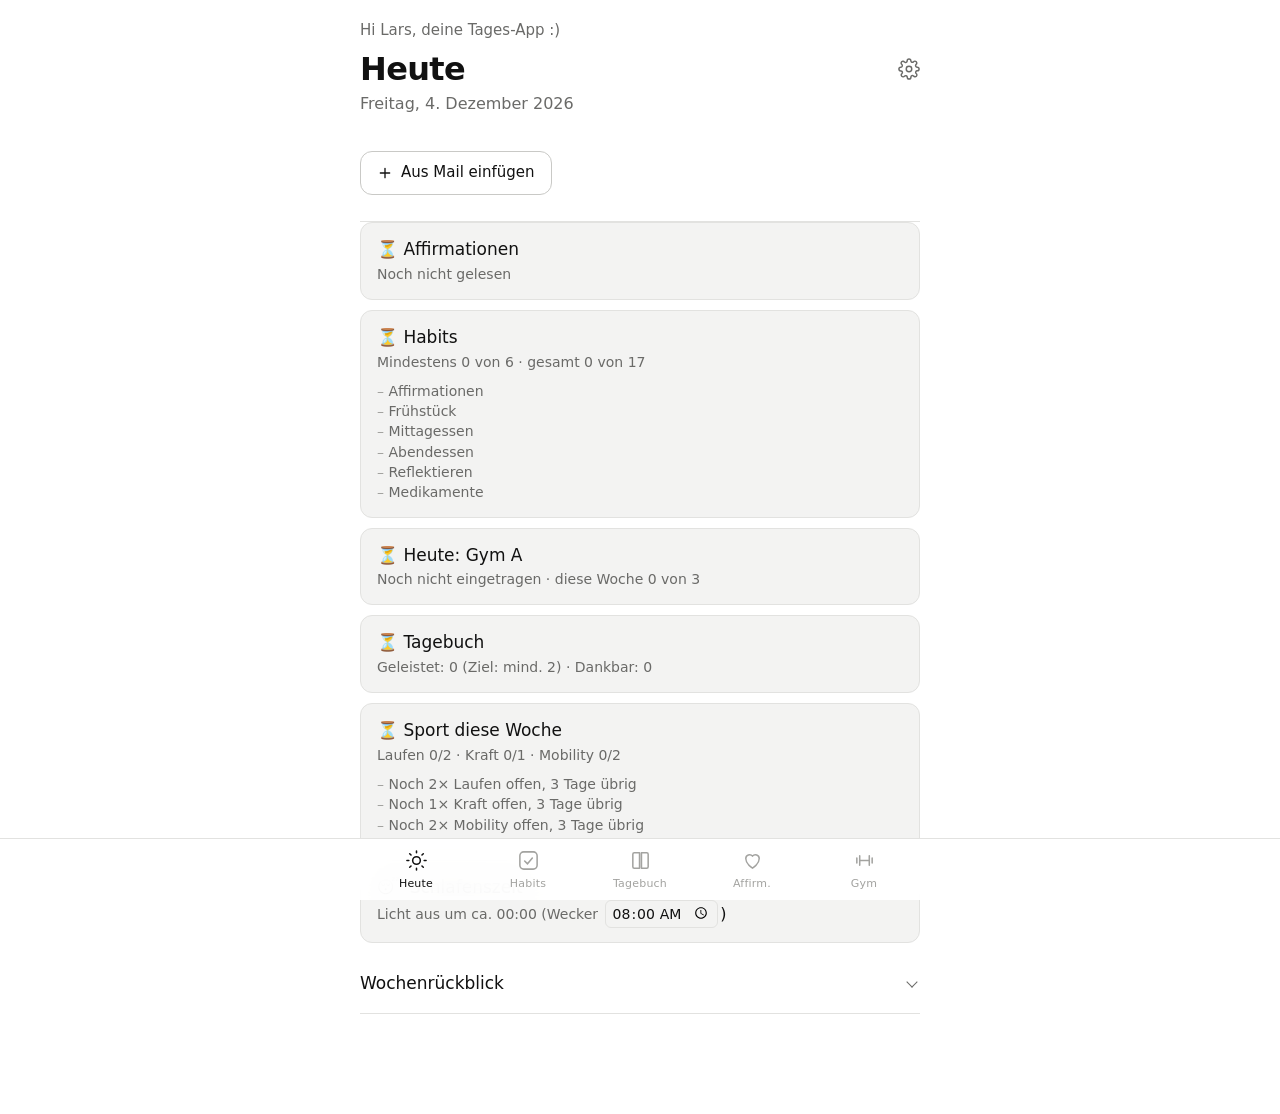
<file: index.html>
<!DOCTYPE html>
<html lang="de">
<head>
  <!-- Zeichensatz: damit Umlaute (ä, ö, ü) richtig angezeigt werden -->
  <meta charset="UTF-8">
  <!-- Damit die Seite auf dem Handy nicht winzig verkleinert dargestellt wird -->
  <meta name="viewport" content="width=device-width, initial-scale=1, maximum-scale=1, user-scalable=no, viewport-fit=cover">
  <title>Tages-App</title>
  <!-- Verbindet die Seite mit der Datei für das Aussehen -->
  <link rel="stylesheet" href="style.css">

  <!-- Der „Ausweis“ der App: Name, Symbol, Farben (für „Zum Startbildschirm“) -->
  <link rel="manifest" href="manifest.json">
  <!-- Symbol für iPhone/iPad und für den Browser-Tab -->
  <link rel="apple-touch-icon" href="apple-touch-icon.png">
  <link rel="icon" href="icon-192.png">
  <!-- Farbe der Statusleiste oben auf dem Handy -->
  <meta name="theme-color" content="#000000" media="(prefers-color-scheme: dark)">
  <meta name="theme-color" content="#ffffff" media="(prefers-color-scheme: light)">
</head>
<body>
  <h1>Hi Lars, deine Tages-App :)</h1>

  <section id="heute">
    <div class="kopfzeile">
      <h2>Heute</h2>
      <button id="einstellungen-knopf" class="symbolknopf" title="Einstellungen" aria-label="Einstellungen">
        <svg viewBox="0 0 24 24" aria-hidden="true"><circle cx="12" cy="12" r="3"/><path d="M19.4 15a1.7 1.7 0 0 0 .3 1.8l.1.1a2 2 0 1 1-2.8 2.8l-.1-.1a1.7 1.7 0 0 0-1.8-.3 1.7 1.7 0 0 0-1 1.5V21a2 2 0 1 1-4 0v-.1a1.7 1.7 0 0 0-1.1-1.5 1.7 1.7 0 0 0-1.8.3l-.1.1a2 2 0 1 1-2.8-2.8l.1-.1a1.7 1.7 0 0 0 .3-1.8 1.7 1.7 0 0 0-1.5-1H3a2 2 0 1 1 0-4h.1a1.7 1.7 0 0 0 1.5-1.1 1.7 1.7 0 0 0-.3-1.8l-.1-.1a2 2 0 1 1 2.8-2.8l.1.1a1.7 1.7 0 0 0 1.8.3H9a1.7 1.7 0 0 0 1-1.5V3a2 2 0 1 1 4 0v.1a1.7 1.7 0 0 0 1 1.5 1.7 1.7 0 0 0 1.8-.3l.1-.1a2 2 0 1 1 2.8 2.8l-.1.1a1.7 1.7 0 0 0-.3 1.8V9a1.7 1.7 0 0 0 1.5 1H21a2 2 0 1 1 0 4h-.1a1.7 1.7 0 0 0-1.5 1z"/></svg>
      </button>
    </div>
    <p id="heute-datum"></p>

    <!-- App-Code aus der Morgen-/Abend-Mail übernehmen (bleibt nur auf diesem Gerät) -->
    <button id="mailcode-knopf" class="nebenknopf plus-knopf">Aus Mail einfügen</button>
    <p id="mailcode-meldung" class="hinweis"></p>
    <div id="mailcode-feld" class="versteckt">
      <p class="hinweis">Kopiere den App-Code aus der Mail (beginnt mit TAGESAPP1.) und füge ihn hier ein:</p>
      <textarea id="mailcode-text" rows="3"></textarea>
      <button id="mailcode-uebernehmen">Übernehmen</button>
    </div>
    <!-- Die Kästen füllt app.js automatisch -->
    <div id="heute-kaesten"></div>

    <!-- Wochenrückblick: aufklappbar, sonntags automatisch offen -->
    <details id="wochenrueckblick">
      <summary>Wochenrückblick</summary>
      <div class="tagesleiste">
        <button id="woche-zurueck" title="Vorherige Woche">‹</button>
        <span id="woche-anzeige"></span>
        <button id="woche-vor" title="Nächste Woche">›</button>
      </div>
      <div id="wochenrueckblick-inhalt"></div>
    </details>
  </section>

  <section id="habits">
    <h2>Habits</h2>
    <!-- Datumsleiste zum Blättern (füllt app.js) – gleiche Leiste gibt es im Tagebuch -->
    <div class="tagesleiste">
      <button class="tag-zurueck" title="Vorheriger Tag">‹</button>
      <span class="tag-anzeige"></span>
      <button class="tag-vor" title="Nächster Tag">›</button>
    </div>
    <p class="frueherer-tag versteckt">
      Du bearbeitest einen früheren Tag. <button class="zu-heute">Zurück zu heute</button>
    </p>
    <p class="hinweis">Tippen: leer → ✓ erledigt → ½ teilweise → leer</p>
    <!-- Die Habits füllt app.js hier automatisch hinein -->
    <ul id="habit-liste"></ul>

    <!-- Tägliches Glücks-Rating -->
    <div id="happy">
      <label for="happy-regler">Wie happy war ich?</label>
      <output id="happy-wert">–</output>
      <input id="happy-regler" type="range" min="1" max="10" step="0.5" value="7">
    </div>

    <!-- Bearbeiten: Habits hinzufügen, umbenennen, entfernen -->
    <button id="habits-bearbeiten-knopf" class="nebenknopf bearbeiten-knopf">Habits bearbeiten</button>
    <form id="habit-neu" class="versteckt">
      <input id="habit-neu-name" placeholder="Neues Habit, z. B. Wasser trinken" required>
      <button type="submit">Hinzufügen</button>
    </form>

    <!-- Alten Verlauf aus der Notizen-App übernehmen (passiert nur auf diesem Gerät) -->
    <details id="import">
      <summary>Verlauf importieren</summary>
      <p class="hinweis">
        Kopiere die ganze Tabelle aus deiner Notizen-App (mit der Datumszeile oben)
        und füge sie hier ein. Die Daten bleiben nur auf diesem Gerät.
      </p>
      <textarea id="import-text" rows="6" placeholder="Tabelle hier einfügen …"></textarea>
      <button id="import-pruefen" class="nebenknopf">Prüfen</button>
      <p id="import-vorschau"></p>
      <button id="import-uebernehmen" class="versteckt">Übernehmen</button>
    </details>

    <!-- Verlauf: Tabelle der letzten 14 Tage und Stimmungskurve (füllt app.js) -->
    <details id="habits-verlauf">
      <summary>Verlauf</summary>
      <div id="habits-verlauf-inhalt"></div>
    </details>
  </section>

  <section id="tagebuch">
    <h2>Tagebuch</h2>
    <div class="tagesleiste">
      <button class="tag-zurueck" title="Vorheriger Tag">‹</button>
      <span class="tag-anzeige"></span>
      <button class="tag-vor" title="Nächster Tag">›</button>
    </div>
    <p class="frueherer-tag versteckt">
      Du bearbeitest einen früheren Tag. <button class="zu-heute">Zurück zu heute</button>
    </p>
    <!--
      Pro Liste ein Behälter für die Felder (füllt app.js) und ein „+“-Knopf darunter.
      data-art sagt, zu welcher Liste der Knopf gehört (dankbar oder fuerMich).
    -->
    <h3>Wofür ich dankbar bin</h3>
    <div id="tagebuch-dankbar"></div>
    <button class="tagebuch-plus" data-art="dankbar" title="Weiteres Feld">+</button>

    <h3>Was ich für mich getan habe</h3>
    <div id="tagebuch-fuerMich"></div>
    <button class="tagebuch-plus" data-art="fuerMich" title="Weiteres Feld">+</button>

    <h3>Frühere Tage</h3>
    <!-- Das Archiv füllt app.js hier automatisch hinein -->
    <div id="tagebuch-archiv"></div>
  </section>

  <section id="affirmationen">
    <h2>Affirmationen</h2>
    <!-- Die Sätze füllt app.js hier automatisch hinein -->
    <div id="affirmationen-text"></div>
    <button id="affirmationen-gelesen">Heute gelesen</button>

    <!-- Text bearbeiten: wird nur auf diesem Gerät gespeichert -->
    <details id="affirmationen-bearbeiten">
      <summary>Affirmationen bearbeiten</summary>
      <p class="hinweis">
        Ein Satz pro Zeile. Zeilen mit <b>#</b> am Anfang werden Zwischenüberschriften,
        Zeilen mit <b>!</b> am Anfang werden hervorgehoben.
      </p>
      <textarea id="affirmationen-eingabe" rows="12"></textarea>
      <button id="affirmationen-speichern">Speichern</button>
    </details>
  </section>

  <!-- Untere Leiste zum Umschalten. data-bereich sagt, welche section der Knopf zeigt. -->
  <section id="gym">
    <h2>Gym</h2>
    <div class="tagesleiste">
      <button class="tag-zurueck" title="Vorheriger Tag">‹</button>
      <span class="tag-anzeige"></span>
      <button class="tag-vor" title="Nächster Tag">›</button>
    </div>
    <p class="frueherer-tag versteckt">
      Du bearbeitest einen früheren Tag. <button class="zu-heute">Zurück zu heute</button>
    </p>

    <!-- Auswahl der Einheit (A/B/C), nur bei Split 2 oder 3 sichtbar. Füllt app.js. -->
    <div id="gym-einheiten" class="segment versteckt"></div>
    <p id="gym-hinweis" class="hinweis"></p>

    <!-- Infozeile: Sätze und Pause kommen aus den Einstellungen (füllt app.js) -->
    <p id="gym-info" class="hinweis"></p>

    <!-- Die Übungen füllt app.js automatisch -->
    <div id="gym-uebungen"></div>

    <!-- Plan ändern: ✏️ ▲ ▼ ✕ und neue Übungen -->
    <button id="gym-bearbeiten-knopf" class="nebenknopf bearbeiten-knopf">Plan bearbeiten</button>

    <!-- Plan und bisherige Trainings per Code übernehmen (nur im Bearbeiten-Modus sichtbar) -->
    <details id="gym-import" class="versteckt">
      <summary>Plan und Training importieren</summary>
      <p class="hinweis">
        Füge hier den Plan-Code ein (beginnt mit GYMPLAN1.). Er ersetzt deinen Plan,
        schon gemachte Sätze bleiben erhalten. Alles bleibt auf diesem Gerät.
      </p>
      <textarea id="gym-import-text" rows="4" placeholder="GYMPLAN1.…"></textarea>
      <button id="gym-import-pruefen" class="nebenknopf">Prüfen</button>
      <p id="gym-import-meldung" class="hinweis"></p>
      <button id="gym-import-uebernehmen" class="versteckt">Übernehmen</button>
    </details>

    <!-- Fortschritt: Plan-Ring, Gesamtkurve und eine kleine Linie pro Übung -->
    <details id="gym-fortschritt" open>
      <summary>Fortschritt</summary>
      <div id="gym-fortschritt-inhalt"></div>
    </details>

    <!-- Verlauf: frühere Trainings, neuestes zuerst (füllt app.js) -->
    <details id="gym-verlauf">
      <summary>Verlauf</summary>
      <div id="gym-verlauf-inhalt"></div>
    </details>
  </section>

  <!-- Pausen-Timer: Leiste unten, erscheint nach jedem ✓ (füllt app.js) -->
  <div id="pause" class="versteckt">
    <span id="pause-text"></span>
    <button id="pause-ueberspringen" type="button">Überspringen</button>
  </div>

  <!-- Einstellungen: erreichbar über das Zahnrad. Alles wird nur auf diesem Gerät gespeichert. -->
  <section id="einstellungen">
    <div class="kopfzeile">
      <h2>Einstellungen</h2>
      <button id="einstellungen-fertig" class="nebenknopf bearbeiten-knopf offen">Fertig</button>
    </div>

    <h3>Bereiche</h3>
    <p class="hinweis">Welche Bereiche unten in der Leiste erscheinen.</p>
    <div id="einstellungen-reiter" class="schalter-liste"></div>

    <h3>Startseite</h3>
    <p class="hinweis">Was „Heute“ anzeigt.</p>
    <div id="einstellungen-kaesten" class="schalter-liste"></div>

    <!-- Untermenü: Gym-Einstellungen bleiben beisammen und klappen auf -->
    <details id="einstellungen-gym-menue">
      <summary>Gym</summary>
      <h3>Split</h3>
      <div id="einstellungen-gym-split" class="segment"></div>
      <p id="einstellungen-gym-split-hinweis" class="hinweis"></p>

      <h3>Training</h3>
      <label class="einstellung-zeile">
        <span>Trainings pro Woche (Ziel)</span>
        <input id="einstellungen-gym-ziel" type="number" min="1" max="7" inputmode="numeric">
      </label>
      <label class="einstellung-zeile">
        <span>Sätze pro Übung</span>
        <input id="einstellungen-gym-saetze" type="number" min="1" max="6" inputmode="numeric">
      </label>
      <label class="einstellung-zeile">
        <span>Pause nach jedem Satz (Sek.)</span>
        <input id="einstellungen-gym-pause" type="number" min="0" max="600" step="15" inputmode="numeric">
      </label>
      <p class="hinweis">0 = kein Pausen-Timer.</p>
    </details>

    <!-- App-Version und Knopf zum Aktualisieren (löscht nur die Programm-Kopie, nie deine Einträge) -->
    <h3>App</h3>
    <p id="app-version" class="hinweis"></p>
    <button id="app-aktualisieren" class="nebenknopf">App aktualisieren</button>
    <p id="app-aktualisieren-meldung" class="hinweis"></p>
  </section>

  <!-- Die Symbole sind kleine selbst gezeichnete SVG-Bilder (Linien statt Fotos),
       sie färben sich automatisch mit der Textfarbe (currentColor). -->
  <nav>
    <button data-bereich="heute">
      <svg viewBox="0 0 24 24" aria-hidden="true"><circle cx="12" cy="12" r="4"/><path d="M12 2v2M12 20v2M2 12h2M20 12h2M4.9 4.9l1.4 1.4M17.7 17.7l1.4 1.4M4.9 19.1l1.4-1.4M17.7 6.3l1.4-1.4"/></svg>
      Heute
    </button>
    <button data-bereich="habits">
      <svg viewBox="0 0 24 24" aria-hidden="true"><rect x="3" y="3" width="18" height="18" rx="4"/><path d="M8 12.5l3 3 5-6"/></svg>
      Habits
    </button>
    <button data-bereich="tagebuch">
      <svg viewBox="0 0 24 24" aria-hidden="true"><path d="M4 5.5C4 4.7 4.7 4 5.5 4H11v16H5.5c-.8 0-1.5-.7-1.5-1.5zM20 5.5c0-.8-.7-1.5-1.5-1.5H13v16h5.5c.8 0 1.5-.7 1.5-1.5z"/></svg>
      Tagebuch
    </button>
    <button data-bereich="affirmationen">
      <svg viewBox="0 0 24 24" aria-hidden="true"><path d="M12 20s-7-4.4-7-10a4 4 0 0 1 7-2.6A4 4 0 0 1 19 10c0 5.6-7 10-7 10z"/></svg>
      Affirm.
    </button>
    <button data-bereich="gym">
      <svg viewBox="0 0 24 24" aria-hidden="true"><path d="M7 7v10M17 7v10M4 9.5v5M20 9.5v5M7 12h10"/></svg>
      Gym
    </button>
  </nav>

  <!-- Das JavaScript kommt ganz ans Ende, damit die Bereiche schon geladen sind -->
  <script src="app.js"></script>
</body>
</html>
</file>
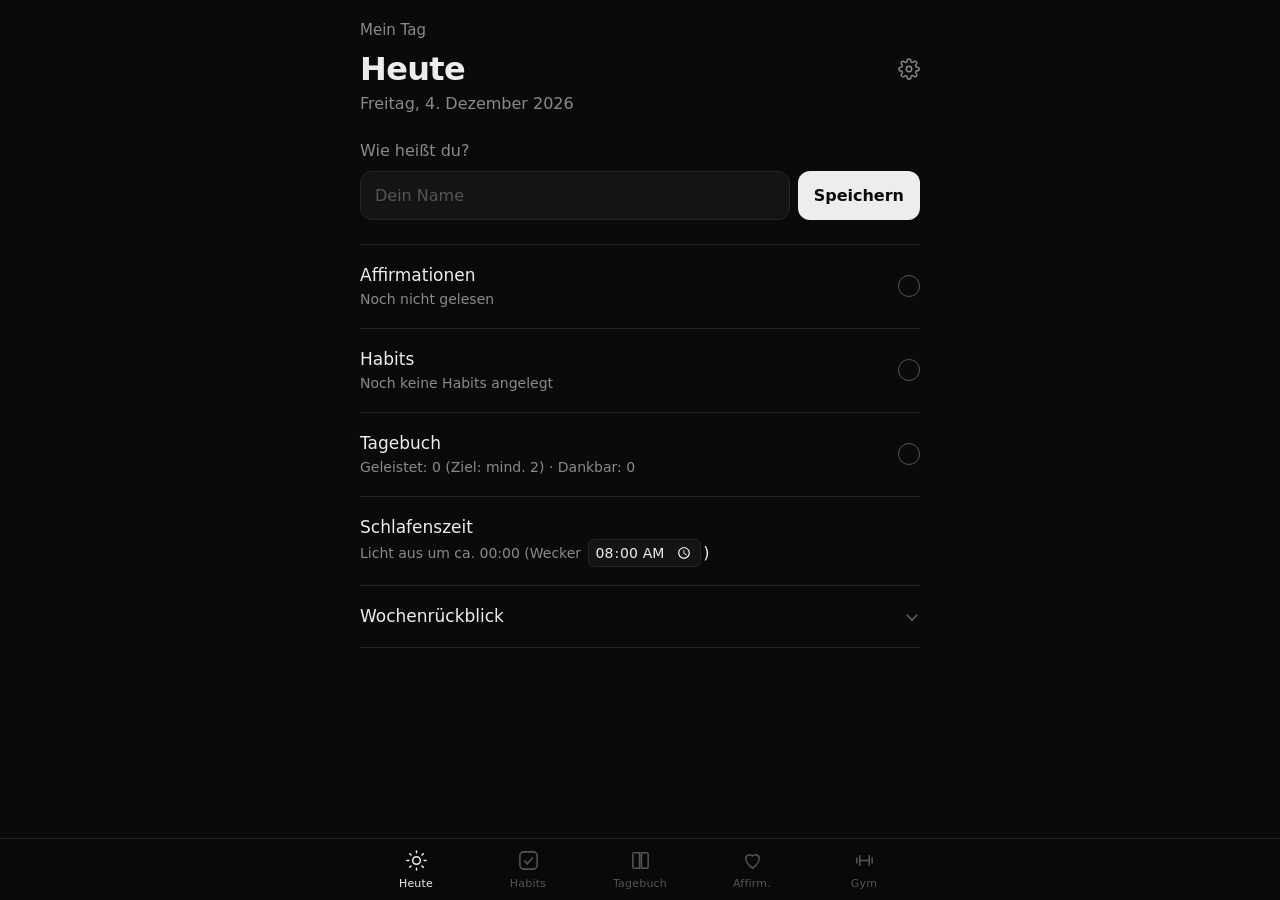
<file: familie/index.html>
<!DOCTYPE html>
<html lang="de">
<head>
  <!-- Zeichensatz: damit Umlaute (ä, ö, ü) richtig angezeigt werden -->
  <meta charset="UTF-8">
  <!-- Damit die Seite auf dem Handy nicht winzig verkleinert dargestellt wird -->
  <meta name="viewport" content="width=device-width, initial-scale=1, maximum-scale=1, user-scalable=no, viewport-fit=cover">
  <title>Mein Tag</title>
  <!-- Verbindet die Seite mit der Datei für das Aussehen -->
  <link rel="stylesheet" href="style.css">

  <!-- Der „Ausweis“ der App: Name, Symbol, Farben (für „Zum Startbildschirm“) -->
  <link rel="manifest" href="manifest.json">
  <!-- Symbol für iPhone/iPad und für den Browser-Tab -->
  <link rel="apple-touch-icon" href="apple-touch-icon.png">
  <link rel="icon" href="icon-192.png">
  <!-- Farbe der Statusleiste oben auf dem Handy -->
  <meta name="theme-color" content="#000000">
</head>
<body>
  <!-- „Hallo …“ mit Namen, sonst „Mein Tag“ (setzt app.js) -->
  <h1 id="begruessung">Mein Tag</h1>

  <section id="heute">
    <!-- Überschrift mit Zahnrad rechts daneben: öffnet die Einstellungen -->
    <div class="kopfzeile">
      <h2>Heute</h2>
      <button id="einstellungen-knopf" class="symbolknopf" title="Einstellungen" aria-label="Einstellungen">
        <svg viewBox="0 0 24 24" aria-hidden="true"><circle cx="12" cy="12" r="3"/><path d="M19.4 15a1.7 1.7 0 0 0 .3 1.8l.1.1a2 2 0 1 1-2.8 2.8l-.1-.1a1.7 1.7 0 0 0-1.8-.3 1.7 1.7 0 0 0-1 1.5V21a2 2 0 1 1-4 0v-.1a1.7 1.7 0 0 0-1.1-1.5 1.7 1.7 0 0 0-1.8.3l-.1.1a2 2 0 1 1-2.8-2.8l.1-.1a1.7 1.7 0 0 0 .3-1.8 1.7 1.7 0 0 0-1.5-1H3a2 2 0 1 1 0-4h.1a1.7 1.7 0 0 0 1.5-1.1 1.7 1.7 0 0 0-.3-1.8l-.1-.1a2 2 0 1 1 2.8-2.8l.1.1a1.7 1.7 0 0 0 1.8.3H9a1.7 1.7 0 0 0 1-1.5V3a2 2 0 1 1 4 0v.1a1.7 1.7 0 0 0 1 1.5 1.7 1.7 0 0 0 1.8-.3l.1-.1a2 2 0 1 1 2.8 2.8l-.1.1a1.7 1.7 0 0 0-.3 1.8V9a1.7 1.7 0 0 0 1.5 1H21a2 2 0 1 1 0 4h-.1a1.7 1.7 0 0 0-1.5 1z"/></svg>
      </button>
    </div>
    <p id="heute-datum"></p>

    <!-- Erster Start: Namen eintragen (verschwindet danach) -->
    <form id="name-form" class="versteckt">
      <label for="name-eingabe">Wie heißt du?</label>
      <input id="name-eingabe" placeholder="Dein Name" autocomplete="given-name">
      <button type="submit">Speichern</button>
    </form>

    <!-- Die Kästen füllt app.js automatisch -->
    <div id="heute-kaesten"></div>

    <!-- Wochenrückblick: aufklappbar, sonntags automatisch offen -->
    <details id="wochenrueckblick">
      <summary>Wochenrückblick</summary>
      <div class="tagesleiste">
        <button id="woche-zurueck" title="Vorherige Woche">‹</button>
        <span id="woche-anzeige"></span>
        <button id="woche-vor" title="Nächste Woche">›</button>
      </div>
      <div id="wochenrueckblick-inhalt"></div>
    </details>
  </section>

  <section id="habits">
    <h2>Habits</h2>
    <!-- Datumsleiste zum Blättern (füllt app.js) – gleiche Leiste gibt es im Tagebuch -->
    <div class="tagesleiste">
      <button class="tag-zurueck" title="Vorheriger Tag">‹</button>
      <span class="tag-anzeige"></span>
      <button class="tag-vor" title="Nächster Tag">›</button>
    </div>
    <p class="frueherer-tag versteckt">
      Du bearbeitest einen früheren Tag. <button class="zu-heute">Zurück zu heute</button>
    </p>
    <p class="hinweis">Einmal tippen: erledigt · zweimal: teilweise · dreimal: wieder leer</p>
    <p id="habits-leer" class="hinweis versteckt">
      Noch keine Habits. Tippe auf „Habits bearbeiten“, um deine ersten anzulegen.
      Mit dem Stern markierst du Mindest-Habits: Sind die erledigt, gilt der Tag als geschafft.
    </p>
    <!-- Die Habits füllt app.js hier automatisch hinein -->
    <ul id="habit-liste"></ul>

    <!-- Tägliches Glücks-Rating -->
    <div id="happy">
      <label for="happy-regler">Wie happy war ich?</label>
      <output id="happy-wert">–</output>
      <input id="happy-regler" type="range" min="1" max="10" step="0.5" value="7">
    </div>

    <!-- Bearbeiten: Habits hinzufügen, umbenennen, entfernen -->
    <button id="habits-bearbeiten-knopf" class="nebenknopf bearbeiten-knopf">Habits bearbeiten</button>
    <form id="habit-neu" class="versteckt">
      <input id="habit-neu-name" placeholder="Neues Habit, z. B. Wasser trinken" required>
      <button type="submit">Hinzufügen</button>
    </form>
  </section>

  <section id="tagebuch">
    <h2>Tagebuch</h2>
    <div class="tagesleiste">
      <button class="tag-zurueck" title="Vorheriger Tag">‹</button>
      <span class="tag-anzeige"></span>
      <button class="tag-vor" title="Nächster Tag">›</button>
    </div>
    <p class="frueherer-tag versteckt">
      Du bearbeitest einen früheren Tag. <button class="zu-heute">Zurück zu heute</button>
    </p>
    <!--
      Pro Liste ein Behälter für die Felder (füllt app.js) und ein „+“-Knopf darunter.
      data-art sagt, zu welcher Liste der Knopf gehört (dankbar oder fuerMich).
    -->
    <h3>Wofür ich dankbar bin</h3>
    <div id="tagebuch-dankbar"></div>
    <button class="tagebuch-plus" data-art="dankbar" title="Weiteres Feld">+</button>

    <h3>Was ich für mich getan habe</h3>
    <div id="tagebuch-fuerMich"></div>
    <button class="tagebuch-plus" data-art="fuerMich" title="Weiteres Feld">+</button>

    <h3>Frühere Tage</h3>
    <!-- Das Archiv füllt app.js hier automatisch hinein -->
    <div id="tagebuch-archiv"></div>
  </section>

  <section id="affirmationen">
    <h2>Affirmationen</h2>
    <!-- Die Sätze füllt app.js hier automatisch hinein -->
    <div id="affirmationen-text"></div>
    <button id="affirmationen-gelesen">Heute gelesen</button>

    <!-- Text bearbeiten: wird nur auf diesem Gerät gespeichert -->
    <details id="affirmationen-bearbeiten">
      <summary>Affirmationen bearbeiten</summary>
      <p class="hinweis">
        Ein Satz pro Zeile. Zeilen mit <b>#</b> am Anfang werden Zwischenüberschriften,
        Zeilen mit <b>!</b> am Anfang werden hervorgehoben.
      </p>
      <textarea id="affirmationen-eingabe" rows="12"></textarea>
      <button id="affirmationen-speichern">Speichern</button>
    </details>
  </section>

  <!-- Untere Leiste zum Umschalten. data-bereich sagt, welche section der Knopf zeigt. -->
  <section id="gym">
    <h2>Gym</h2>
    <div class="tagesleiste">
      <button class="tag-zurueck" title="Vorheriger Tag">‹</button>
      <span class="tag-anzeige"></span>
      <button class="tag-vor" title="Nächster Tag">›</button>
    </div>
    <p class="frueherer-tag versteckt">
      Du bearbeitest einen früheren Tag. <button class="zu-heute">Zurück zu heute</button>
    </p>

    <!-- Auswahl der Einheit (A/B/C), nur bei Split 2 oder 3 sichtbar. Füllt app.js. -->
    <div id="gym-einheiten" class="segment versteckt"></div>
    <p id="gym-hinweis" class="hinweis"></p>

    <!-- Die Übungen füllt app.js automatisch -->
    <div id="gym-uebungen"></div>

    <!-- Plan ändern: verschieben, ändern, entfernen und neue Übungen -->
    <button id="gym-bearbeiten-knopf" class="nebenknopf bearbeiten-knopf">Plan bearbeiten</button>

    <!-- Fortschritt: Plan-Ring, Gesamtkurve und eine kleine Linie pro Übung -->
    <details id="gym-fortschritt" open>
      <summary>Fortschritt</summary>
      <div id="gym-fortschritt-inhalt"></div>
    </details>
  </section>

  <!-- Einstellungen: erreichbar über das Zahnrad in „Heute“ (kein eigener Knopf unten).
       Die Listen mit Schaltern füllt app.js. Alles wird nur auf diesem Gerät gespeichert. -->
  <section id="einstellungen">
    <div class="kopfzeile">
      <h2>Einstellungen</h2>
      <button id="einstellungen-fertig" class="nebenknopf bearbeiten-knopf offen">Fertig</button>
    </div>

    <h3>Name</h3>
    <input id="einstellungen-name" placeholder="Dein Name" autocomplete="given-name">

    <h3>Bereiche</h3>
    <p class="hinweis">Welche Bereiche unten in der Leiste erscheinen.</p>
    <div id="einstellungen-reiter" class="schalter-liste"></div>

    <h3>Startseite</h3>
    <p class="hinweis">Was „Heute“ anzeigt.</p>
    <div id="einstellungen-kaesten" class="schalter-liste"></div>

    <h3>Sport</h3>
    <p class="hinweis">
      Wochenziele aus deinen Habits, z. B. „Spazieren 3× pro Woche“.
      Gezählt werden nur ganz erledigte Tage, nicht „teilweise“.
    </p>
    <div id="einstellungen-sport"></div>

    <h3>Gym</h3>
    <div id="einstellungen-gym-split" class="segment"></div>
    <p id="einstellungen-gym-split-hinweis" class="hinweis"></p>
    <label class="einstellung-zeile">
      <span>Trainings pro Woche (Ziel)</span>
      <input id="einstellungen-gym-ziel" type="number" min="1" max="7" inputmode="numeric">
    </label>
  </section>

  <!-- Die Symbole sind kleine selbst gezeichnete SVG-Bilder (Linien statt Fotos),
       sie färben sich automatisch mit der Textfarbe (currentColor). -->
  <nav>
    <button data-bereich="heute">
      <svg viewBox="0 0 24 24" aria-hidden="true"><circle cx="12" cy="12" r="4"/><path d="M12 2v2M12 20v2M2 12h2M20 12h2M4.9 4.9l1.4 1.4M17.7 17.7l1.4 1.4M4.9 19.1l1.4-1.4M17.7 6.3l1.4-1.4"/></svg>
      Heute
    </button>
    <button data-bereich="habits">
      <svg viewBox="0 0 24 24" aria-hidden="true"><rect x="3" y="3" width="18" height="18" rx="4"/><path d="M8 12.5l3 3 5-6"/></svg>
      Habits
    </button>
    <button data-bereich="tagebuch">
      <svg viewBox="0 0 24 24" aria-hidden="true"><path d="M4 5.5C4 4.7 4.7 4 5.5 4H11v16H5.5c-.8 0-1.5-.7-1.5-1.5zM20 5.5c0-.8-.7-1.5-1.5-1.5H13v16h5.5c.8 0 1.5-.7 1.5-1.5z"/></svg>
      Tagebuch
    </button>
    <button data-bereich="affirmationen">
      <svg viewBox="0 0 24 24" aria-hidden="true"><path d="M12 20s-7-4.4-7-10a4 4 0 0 1 7-2.6A4 4 0 0 1 19 10c0 5.6-7 10-7 10z"/></svg>
      Affirm.
    </button>
    <button data-bereich="gym">
      <svg viewBox="0 0 24 24" aria-hidden="true"><path d="M7 7v10M17 7v10M4 9.5v5M20 9.5v5M7 12h10"/></svg>
      Gym
    </button>
  </nav>

  <!-- Das JavaScript kommt ganz ans Ende, damit die Bereiche schon geladen sind -->
  <script src="app.js"></script>
</body>
</html>
</file>
<file: style.css>
/* ===== Farbpalette =====
   Alle Farben stehen hier an EINER Stelle (sogenannte CSS-Variablen).
   Weiter unten wird nur noch mit var(--name) auf sie verwiesen.
   Die App ist immer dunkel: fast schwarz, helle Schrift, ein warmer Akzent. */
:root {
  --hintergrund: #0a0a0a;     /* Seitenhintergrund, passt zum Icon */
  --flaeche: #141414;         /* Karten und Eingabefelder */
  --flaeche-hell: #1e1e1e;    /* Knöpfe, Felder in Karten */
  --rand: #262626;            /* feine Trennlinien */
  --text: #ededed;
  --text-leise: #8a8a8a;      /* Nebeninfos wie Datum */
  --text-blass: #555555;      /* Inaktives, Platzhalter */
  --akzent: #d8c8a2;          /* der einzige Farbton: erledigt, aktiv, Fortschritt */
  --akzent-text: #0a0a0a;     /* Schrift auf dem Akzent */
  --warnung: #e08a7a;
  --rand-stark: #3d3d3d;      /* Rand von Knöpfen */
  --leiste: rgba(14, 14, 14, 0.94);   /* untere Leiste und Pausen-Timer */
  --radius: 12px;
  color-scheme: dark;         /* Datumsauswahl & Tastatur passend zum Modus */
}

/* Heller Modus (Handy auf „hell“): gleiche Namen, andere Farben – schwarz auf weiß */
@media (prefers-color-scheme: light) {
  :root {
    --hintergrund: #ffffff;
    --flaeche: #f3f3f2;
    --flaeche-hell: #e8e8e6;
    --rand: #e2e2e0;
    --text: #111111;
    --text-leise: #6a6a68;
    --text-blass: #a3a3a0;
    --akzent: #111111;        /* im hellen Modus: schwarz statt beige */
    --akzent-text: #ffffff;
    --warnung: #c4472f;
    --rand-stark: #c9c9c6;
    --leiste: rgba(255, 255, 255, 0.94);
    color-scheme: light;
  }
}


/* ===== Grundlayout ===== */
/* Kein Doppeltipp-Zoom, keine automatische Textvergrößerung beim Drehen des Handys */
html {
  touch-action: manipulation;
  -webkit-text-size-adjust: 100%;
  background: var(--hintergrund);
}

body {
  /* Systemschrift: auf dem iPhone San Francisco, auf Android Roboto – nichts aus dem Netz */
  font-family: -apple-system, BlinkMacSystemFont, "Segoe UI", system-ui, sans-serif;
  font-size: 16px;
  line-height: 1.45;
  background: var(--hintergrund);
  color: var(--text);
  margin: 0 auto;
  max-width: 560px;              /* auf großen Bildschirmen nicht zu breit */
  /* Oben/unten Platz für Statusleiste, Kamera-Aussparung und die untere Leiste */
  padding: calc(env(safe-area-inset-top) + 20px) 20px calc(env(safe-area-inset-bottom) + 100px);
  -webkit-font-smoothing: antialiased;
}

/* Begrüßung: klein und leise über der großen Überschrift */
h1 {
  font-size: 15px;
  font-weight: 500;
  color: var(--text-leise);
  margin: 0 0 4px;
}

h2 {
  font-size: 32px;
  font-weight: 600;
  letter-spacing: -0.02em;
  margin: 0 0 4px;
}

/* Zwischenüberschriften: klein, gesperrt, in Großbuchstaben */
h3 {
  font-size: 12px;
  font-weight: 600;
  letter-spacing: 0.08em;
  text-transform: uppercase;
  color: var(--text-leise);
  margin: 36px 0 10px;
}

/* Alle Eingabefelder und Knöpfe: gleiche Grundform */
input,
select,
textarea,
button {
  font: inherit;
  font-size: 16px;               /* unter 16 px zoomt das iPhone beim Antippen von selbst hinein */
  color: var(--text);
}

input,
select,
textarea {
  background: var(--flaeche);
  border: 1px solid var(--rand);
  border-radius: var(--radius);
  padding: 12px 14px;
  outline: none;
}

input:focus,
select:focus,
textarea:focus {
  border-color: var(--text-blass);
}

input::placeholder,
textarea::placeholder {
  color: var(--text-blass);
}

button {
  background: var(--flaeche-hell);
  border: none;
  border-radius: var(--radius);
  padding: 11px 16px;
  cursor: pointer;
  -webkit-tap-highlight-color: transparent;
}

button:active {
  opacity: 0.7;
}

/* Hauptknöpfe („Hinzufügen“, „Speichern“): hell auf dunkel */
button[type="submit"] {
  background: var(--text);
  color: var(--hintergrund);
  font-weight: 600;
}

textarea {
  display: block;
  width: 100%;
  box-sizing: border-box;
  margin: 8px 0;
  resize: vertical;
}

/* Kleine Erklärtexte */
.hinweis {
  color: var(--text-leise);
  font-size: 14px;
}

/* Funktionsknöpfe wie „Habits bearbeiten“: umrandet, mit Symbol, gut als Knopf erkennbar */
.nebenknopf {
  display: inline-flex;
  align-items: center;
  gap: 8px;
  background: none;
  border: 1px solid var(--rand-stark);
  padding: 10px 16px;
  margin: 12px 0;
  color: var(--text);
  font-size: 15px;
  font-weight: 500;
}

/* Das Symbol vor dem Text: ein kleines Bild, das sich in der Textfarbe einfärbt (Maske) */
.nebenknopf::before {
  content: "";
  width: 16px;
  height: 16px;
  background: currentColor;
  -webkit-mask: var(--knopf-symbol) center / contain no-repeat;
  mask: var(--knopf-symbol) center / contain no-repeat;
}

/* Stift = bearbeiten, Plus = hinzufügen, Haken = fertig */
.bearbeiten-knopf {
  --knopf-symbol: url("data:image/svg+xml,%3Csvg xmlns='http://www.w3.org/2000/svg' viewBox='0 0 24 24' fill='none' stroke='black' stroke-width='2' stroke-linecap='round' stroke-linejoin='round'%3E%3Cpath d='M4 20h4L19 9l-4-4L4 16z'/%3E%3C/svg%3E");
}

.plus-knopf {
  --knopf-symbol: url("data:image/svg+xml,%3Csvg xmlns='http://www.w3.org/2000/svg' viewBox='0 0 24 24' fill='none' stroke='black' stroke-width='2' stroke-linecap='round' stroke-linejoin='round'%3E%3Cpath d='M12 5v14M5 12h14'/%3E%3C/svg%3E");
}

/* Solange man bearbeitet („Fertig“): gefüllter heller Knopf mit Haken */
.nebenknopf.offen {
  --knopf-symbol: url("data:image/svg+xml,%3Csvg xmlns='http://www.w3.org/2000/svg' viewBox='0 0 24 24' fill='none' stroke='black' stroke-width='2.4' stroke-linecap='round' stroke-linejoin='round'%3E%3Cpath d='M5 12.5l4.5 4.5L19 7.5'/%3E%3C/svg%3E");
  background: var(--text);
  border-color: var(--text);
  color: var(--hintergrund);
}

/* Umschalter mit mehreren Knöpfen (Einheit A/B/C, Split-Wahl): der aktive ist hell hinterlegt */
.segment {
  display: flex;
  gap: 4px;
  padding: 4px;
  margin: 12px 0;
  background: var(--flaeche);
  border-radius: 14px;
}

.segment button {
  flex: 1;
  min-width: 0;
  padding: 10px 6px;
  font-size: 15px;
  background: none;
  color: var(--text-leise);
  overflow: hidden;
  text-overflow: ellipsis;
  white-space: nowrap;
}

.segment button.aktiv {
  background: var(--flaeche-hell);
  color: var(--text);
  font-weight: 600;
}

/* Feld „Name dieser Einheit“ im Bearbeiten-Modus */
.gym-name-feld {
  display: block;
  margin: 12px 0 16px;
}

.gym-name-feld span {
  display: block;
  font-size: 13px;
  color: var(--text-leise);
  margin-bottom: 4px;
}

.gym-name-feld input {
  width: 100%;
  box-sizing: border-box;
}

/* Feine Linien-Symbole (SVG). Sie färben sich mit der Textfarbe. */
.symbol {
  width: 18px;
  height: 18px;
  display: block;
  fill: none;
  stroke: currentColor;
  stroke-width: 1.8;
  stroke-linecap: round;
  stroke-linejoin: round;
}

/* Aufklapp-Bereiche (<details>): eigener Pfeil statt des Standard-Dreiecks */
summary {
  list-style: none;
  cursor: pointer;
}

summary::-webkit-details-marker {
  display: none;
}

summary::after {
  content: "";
  float: right;
  width: 7px;
  height: 7px;
  margin: 7px 4px 0 0;
  border-right: 1.5px solid var(--text-leise);
  border-bottom: 1.5px solid var(--text-leise);
  transform: rotate(45deg);      /* ein auf die Spitze gestelltes Winkelchen = Pfeil nach unten */
  transition: transform 0.2s;
}

details[open] > summary::after {
  transform: rotate(-135deg);    /* offen: Pfeil nach oben */
  margin-top: 10px;
}


/* ===== Untere Leiste ===== */
nav {
  position: fixed;
  bottom: 0;
  left: 0;
  right: 0;
  display: flex;
  justify-content: center;
  padding-bottom: env(safe-area-inset-bottom);
  background: var(--leiste);
  backdrop-filter: blur(16px);   /* Inhalt darunter verschwimmt leicht */
  -webkit-backdrop-filter: blur(16px);
  border-top: 1px solid var(--rand);
}

nav button {
  flex: 1;                       /* alle Knöpfe gleich breit */
  max-width: 112px;
  display: flex;
  flex-direction: column;        /* Symbol oben, Wort darunter */
  align-items: center;
  gap: 4px;
  padding: 10px 2px 8px;
  font-size: 11px;
  letter-spacing: 0.02em;
  border-radius: 0;
  background: none;
  color: var(--text-blass);
}

/* Die Symbole: nur Linien, Farbe = Textfarbe des Knopfs */
nav svg {
  width: 23px;
  height: 23px;
  fill: none;
  stroke: currentColor;
  stroke-width: 1.6;
  stroke-linecap: round;
  stroke-linejoin: round;
}

/* Der Knopf des gerade offenen Bereichs: einfach hell */
nav button.aktiv {
  color: var(--text);
}


/* ===== Kopfzeile: Überschrift links, Knopf rechts ===== */
.kopfzeile {
  display: flex;
  align-items: center;
  justify-content: space-between;
  gap: 12px;
}

.kopfzeile h2 {
  margin: 0;
}

.kopfzeile .nebenknopf {
  margin: 0;
  color: var(--text);
}

/* „Fertig“ in der Kopfzeile: heller Knopf braucht dunkle Schrift */
.kopfzeile .nebenknopf.offen {
  color: var(--hintergrund);
}

/* Knopf nur mit Symbol, z. B. das Zahnrad */
.symbolknopf {
  background: none;
  padding: 8px;
  margin-right: -8px;            /* bündig mit dem rechten Rand */
  color: var(--text-leise);
}

.symbolknopf svg {
  width: 22px;
  height: 22px;
  display: block;
  fill: none;
  stroke: currentColor;
  stroke-width: 1.6;
  stroke-linecap: round;
  stroke-linejoin: round;
}


/* ===== Datumsleiste (Habits, Tagebuch, Gym, Wochenrückblick) ===== */
.tagesleiste {
  display: flex;
  align-items: center;
  gap: 8px;
  margin: 20px 0 8px;
}

.tagesleiste button {
  width: 40px;
  height: 40px;
  padding: 0;
  border-radius: 50%;
  font-size: 20px;
  line-height: 1;
  background: var(--flaeche);
  color: var(--text-leise);
}

.tagesleiste button:disabled {
  opacity: 0.3;                  /* „›“ ist blass, wenn man schon bei heute ist */
  cursor: default;
}

.tag-anzeige,
#woche-anzeige {
  flex: 1;
  text-align: center;
  font-size: 15px;
  font-weight: 500;
}

/* Hinweis, wenn ein früherer Tag offen ist */
.frueherer-tag {
  display: flex;
  align-items: center;
  justify-content: space-between;
  gap: 8px;
  background: var(--flaeche);
  border-left: 2px solid var(--akzent);
  border-radius: 4px var(--radius) var(--radius) 4px;
  padding: 10px 12px;
  font-size: 14px;
  color: var(--text-leise);
}

.frueherer-tag button {
  flex: none;
  padding: 6px 12px;
  font-size: 14px;
}


/* ===== Startseite ===== */
#heute-datum {
  color: var(--text-leise);
  margin: 0 0 24px;
}

/* Erster Start: „Wie heißt du?“ */
#name-form {
  display: flex;
  flex-wrap: wrap;
  gap: 8px;
  margin-bottom: 24px;
}

#name-form label {
  flex: 1 1 100%;
  color: var(--text-leise);
}

#name-form input {
  flex: 1;
  min-width: 0;
}

/* Die Kästen sind Zeilen mit feinen Linien dazwischen, keine bunten Karten */
#heute-kaesten {
  border-top: 1px solid var(--rand);
}

.heute-kasten {
  display: grid;
  grid-template-columns: 1fr auto; /* Text links, Status-Kreis rechts */
  column-gap: 16px;
  width: 100%;
  box-sizing: border-box;
  text-align: left;
  background: none;
  border-radius: 0;
  border-bottom: 1px solid var(--rand);
  padding: 18px 0;
}

.heute-kasten strong {
  font-size: 17px;
  font-weight: 500;
}

.heute-kasten > span:not(.status) {
  grid-column: 1;
  color: var(--text-leise);
  font-size: 14px;
  margin-top: 2px;
}

.heute-kasten ul {
  grid-column: 1;
  list-style: none;
  padding: 0;
  margin: 8px 0 0;
  font-size: 14px;
  color: var(--text-leise);
}

.heute-kasten ul:empty {
  display: none;
}

.heute-kasten li::before {
  content: "– ";
  color: var(--text-blass);
}

/* Status rechts: leerer Ring = offen, gefüllter Kreis mit Haken = erledigt */
.status {
  grid-column: 2;
  grid-row: 1 / span 3;
  align-self: center;
  width: 22px;
  height: 22px;
  box-sizing: border-box;
  border: 1.5px solid var(--text-blass);
  border-radius: 50%;
  display: flex;
  align-items: center;
  justify-content: center;
  color: var(--akzent-text);
}

.heute-kasten.fertig .status {
  background: var(--akzent);
  border-color: var(--akzent);
}

.status .symbol {
  width: 13px;
  height: 13px;
  stroke-width: 2.4;
}

/* Neutrale Kästen (Schlafenszeit): ohne Status, mit Eingabefeld */
.heute-kasten.neutral {
  display: block;
}

.heute-kasten.neutral strong {
  display: block;
}

.heute-kasten.neutral input {
  padding: 2px 6px;
  margin: 0 2px;
  font-size: 14px;
  border-radius: 6px;
}

/* Wochenrückblick */
#wochenrueckblick {
  border-bottom: 1px solid var(--rand);
  padding: 18px 0;
}

#wochenrueckblick summary {
  font-size: 17px;
  font-weight: 500;
}

#wochenrueckblick h3 {
  margin: 24px 0 6px;
}

#wochenrueckblick ul {
  list-style: none;
  margin: 0;
  padding: 0;
  font-size: 15px;
  color: var(--text-leise);
}

#wochenrueckblick li {
  padding: 3px 0;
}

#wochenrueckblick p {
  margin: 0;
  color: var(--text-leise);
  font-size: 15px;
}


/* ===== Habits ===== */
#habit-liste {
  list-style: none;
  padding: 0;
  margin: 8px 0 16px;
  border-top: 1px solid var(--rand);
}

#habit-liste li {
  display: flex;
  align-items: center;
  gap: 2px;
  border-bottom: 1px solid var(--rand);
}

/* Jedes Habit ist ein großer Knopf über die ganze Breite */
#habit-liste button.habit {
  flex: 1;                       /* nimmt den ganzen freien Platz */
  display: flex;
  align-items: center;
  gap: 14px;
  text-align: left;
  padding: 15px 0;
  font-size: 17px;
  background: none;
  border-radius: 0;
}

/* Das Kästchen links: leer, Haken oder ½ */
.kaestchen {
  flex: none;
  width: 24px;
  height: 24px;
  box-sizing: border-box;
  border: 1.5px solid var(--text-blass);
  border-radius: 7px;
  display: flex;
  align-items: center;
  justify-content: center;
  font-size: 13px;
  font-weight: 600;
}

.kaestchen .symbol {
  width: 14px;
  height: 14px;
  stroke-width: 2.4;
}

/* Erledigt: Kästchen voll im Akzent, Name etwas leiser */
#habit-liste .erledigt .kaestchen {
  background: var(--akzent);
  border-color: var(--akzent);
  color: var(--akzent-text);
}

#habit-liste .erledigt {
  color: var(--text-leise);
}

/* Teilweise: Kästchen mit Akzent-Rand */
#habit-liste .teilweise .kaestchen {
  border-color: var(--akzent);
  color: var(--akzent);
}

/* Stern, Stift und Kreuz nur im Bearbeiten-Modus zeigen */
#habit-liste button.bearbeiten {
  display: none;
  background: none;
  padding: 10px;
  color: var(--text-leise);
}

#habit-liste.bearbeiten-modus button.bearbeiten {
  display: block;
}

/* Markierter Mindest-Habit: Stern gefüllt im Akzent */
#habit-liste button.bearbeiten.an {
  color: var(--akzent);
}

#habit-liste button.bearbeiten.an .symbol {
  fill: currentColor;
}

/* Formular zum Hinzufügen */
#habit-neu {
  display: flex;
  gap: 8px;
  margin-bottom: 16px;
}

#habit-neu input {
  flex: 1;
  min-width: 0;
}

/* Glücks-Rating */
#happy {
  display: flex;
  flex-wrap: wrap;
  align-items: baseline;
  justify-content: space-between;
  margin-top: 28px;
}

#happy label {
  color: var(--text-leise);
}

#happy-wert {
  font-size: 28px;
  font-weight: 600;
  font-variant-numeric: tabular-nums;
}

/* Schieberegler: dünne Linie, runder heller Griff */
#happy-regler {
  flex: 1 1 100%;
  -webkit-appearance: none;
  appearance: none;
  height: 2px;
  margin: 18px 0 8px;
  padding: 0;
  border: none;
  border-radius: 1px;
  background: var(--rand);
}

#happy-regler::-webkit-slider-thumb {
  -webkit-appearance: none;
  width: 24px;
  height: 24px;
  border-radius: 50%;
  background: var(--text);
}

#happy-regler::-moz-range-thumb {
  width: 24px;
  height: 24px;
  border: none;
  border-radius: 50%;
  background: var(--text);
}

#happy-regler.unbewertet {
  opacity: 0.4;                  /* blass, solange heute noch nicht bewertet */
}


/* ===== Tagebuch ===== */
.tagebuch-feld {
  display: block;
  width: 100%;
  box-sizing: border-box;        /* Rand zählt zur Breite, sonst ragt das Feld rechts raus */
  margin-bottom: 8px;
}

/* „+“-Knopf unter jeder Liste: ein weiteres Feld */
.tagebuch-plus {
  display: block;
  width: 100%;
  padding: 8px;
  font-size: 20px;
  line-height: 1;
  color: var(--text-leise);
  background: none;
  border: 1px dashed var(--rand);
}

/* Archiv: jeder frühere Tag eine aufklappbare Zeile */
#tagebuch-archiv {
  color: var(--text-leise);
  border-top: 1px solid var(--rand);
}

#tagebuch-archiv details {
  border-bottom: 1px solid var(--rand);
  padding: 14px 0;
  color: var(--text);
}

#tagebuch-archiv strong {
  display: block;
  margin-top: 14px;
  font-size: 13px;
  font-weight: 500;
  color: var(--text-leise);
}

#tagebuch-archiv ul {
  margin: 4px 0;
  padding-left: 18px;
}


/* ===== Affirmationen ===== */
#affirmationen-text {
  margin-top: 20px;
}

#affirmationen-text ul {
  list-style: none;
  padding: 0;
  margin: 0;
}

#affirmationen-text li {
  font-size: 19px;
  line-height: 1.5;
  padding: 14px 0;
  border-bottom: 1px solid var(--rand);
}

/* Die besondere Zeile („! …“): größer, zwischen zwei Akzent-Linien */
.hervorgehoben {
  margin: 28px 0;
  padding: 20px 4px;
  font-size: 21px;
  font-weight: 500;
  line-height: 1.4;
  text-align: center;
  border-top: 1px solid var(--akzent);
  border-bottom: 1px solid var(--akzent);
}

#affirmationen-gelesen {
  display: block;
  width: 100%;
  margin-top: 24px;
  padding: 15px;
  font-weight: 600;
  background: var(--text);
  color: var(--hintergrund);
}

/* Nach dem Antippen: zurückhaltend */
#affirmationen-gelesen.fertig {
  background: var(--flaeche);
  color: var(--akzent);
}

/* Aufklapp-Bereich „Affirmationen bearbeiten“: die Zeile sieht aus wie ein Knopf */
#affirmationen-bearbeiten {
  margin-top: 24px;
}

#affirmationen-bearbeiten summary {
  display: flex;
  align-items: center;
  gap: 8px;
  padding: 10px 16px;
  border: 1px solid var(--rand-stark);
  border-radius: var(--radius);
  color: var(--text);
  font-size: 15px;
  font-weight: 500;
}

#affirmationen-bearbeiten summary::before {
  content: "";
  width: 16px;
  height: 16px;
  background: currentColor;
  -webkit-mask: url("data:image/svg+xml,%3Csvg xmlns='http://www.w3.org/2000/svg' viewBox='0 0 24 24' fill='none' stroke='black' stroke-width='2' stroke-linecap='round' stroke-linejoin='round'%3E%3Cpath d='M4 20h4L19 9l-4-4L4 16z'/%3E%3C/svg%3E") center / contain no-repeat;
  mask: url("data:image/svg+xml,%3Csvg xmlns='http://www.w3.org/2000/svg' viewBox='0 0 24 24' fill='none' stroke='black' stroke-width='2' stroke-linecap='round' stroke-linejoin='round'%3E%3Cpath d='M4 20h4L19 9l-4-4L4 16z'/%3E%3C/svg%3E") center / contain no-repeat;
}

#affirmationen-bearbeiten summary::after {
  margin-left: auto;             /* Pfeil ganz nach rechts */
  float: none;
}

#affirmationen-bearbeiten[open] summary {
  background: var(--text);
  border-color: var(--text);
  color: var(--hintergrund);
}

#affirmationen-bearbeiten[open] summary::after {
  border-color: var(--hintergrund);
}


/* ===== Gym ===== */
/* Eine Übung = eine ruhige Karte */
.gym-uebung {
  background: var(--flaeche);
  border-radius: 16px;
  padding: 16px;
  margin-bottom: 10px;
}

.gym-uebung strong {
  display: block;
  font-weight: 500;
}

/* Kleine graue Zeile: Gewichtsart */
.gym-meta {
  display: block;
  font-size: 13px;
  color: var(--text-leise);
  margin: 2px 0 6px;
}

/* Hinweis „Gewicht erhöhen / reduzieren“ */
.gym-tipp {
  display: block;
  font-size: 13px;
  color: var(--akzent);
  margin: 4px 0 6px;
}

/* Eine Satz-Zeile: „1 [kg] [Wdh.] [Haken] Zuletzt …“ */
.gym-satz {
  display: flex;
  align-items: center;
  gap: 6px;
  margin-top: 8px;
}

.gym-nummer {
  flex: none;
  width: 16px;
  font-size: 13px;
  color: var(--text-blass);
}

.gym-satz input {
  width: 58px;
  padding: 9px 6px;
  text-align: center;
  background: var(--flaeche-hell);
  border-color: transparent;
}

/* Vorgefüllter Vorschlag, noch nicht bestätigt: blass */
.gym-satz input.vorschlag {
  color: var(--text-blass);
}

.gym-haken {
  flex: none;
  width: 40px;
  height: 40px;
  padding: 0;
  display: flex;
  align-items: center;
  justify-content: center;
  color: var(--text-leise);
}

/* Übung zum Abhaken (z. B. Dehnen): Name links, Haken rechts */
.gym-haken-karte {
  display: flex;
  align-items: center;
  justify-content: space-between;
}

/* Gemachter Satz: Haken im Akzent */
.gym-satz.gemacht .gym-haken,
.gym-haken-karte.gemacht .gym-haken {
  background: var(--akzent);
  color: var(--akzent-text);
}

.gym-letztes {
  flex: 1;
  font-size: 12px;
  color: var(--text-blass);
  text-align: right;
}

.gym-letztes.besser {
  color: var(--akzent);
}

/* Plan bearbeiten: eine Zeile pro Übung mit hoch, runter, Name, ändern, entfernen */
.gym-edit-zeile {
  display: flex;
  align-items: center;
  gap: 2px;
  border-bottom: 1px solid var(--rand);
  padding: 6px 0;
}

.gym-edit-zeile button {
  flex: none;
  padding: 10px;
  background: none;
  color: var(--text-leise);
}

.gym-edit-zeile button:disabled {
  opacity: 0.25;
  cursor: default;
}

.gym-edit-name {
  flex: 1;
  padding: 0 6px;
}

/* Formular für eine Übung */
.gym-edit-form {
  background: var(--flaeche);
  border-radius: 16px;
  padding: 16px;
  margin: 10px 0;
}

.gym-edit-form label {
  display: block;
  margin-bottom: 12px;
}

.gym-edit-form label span {
  display: block;
  font-size: 13px;
  color: var(--text-leise);
  margin-bottom: 4px;
}

.gym-edit-form input,
.gym-edit-form select {
  width: 100%;
  box-sizing: border-box;
  background: var(--flaeche-hell);
  border-color: transparent;
}

.gym-edit-knoepfe {
  display: flex;
  gap: 8px;
  margin-top: 4px;
}

.gym-edit-knoepfe button[type="submit"] {
  flex: 1;
}

/* Fortschritt */
#gym-fortschritt {
  margin-top: 20px;
  border-top: 1px solid var(--rand);
  padding-top: 18px;
}

#gym-fortschritt summary {
  font-size: 17px;
  font-weight: 500;
}

/* Ring mit Text daneben */
.gym-ring-zeile {
  display: flex;
  align-items: center;
  gap: 20px;
  margin: 18px 0 8px;
}

.gym-ring-zeile > div {
  display: flex;
  flex-direction: column;
  gap: 2px;
  font-size: 14px;
  color: var(--text-leise);
}

.gym-ring-zeile strong {
  font-size: 17px;
  font-weight: 500;
  color: var(--text);
}

.gym-ring {
  flex: none;
  width: 88px;
  height: 88px;
}

.gym-ring .ring-spur {
  fill: none;
  stroke: var(--rand);
  stroke-width: 6;
}

.gym-ring .ring-fuellung {
  fill: none;
  stroke: var(--akzent);
  stroke-width: 6;
  stroke-linecap: round;
}

.gym-ring .ring-zahl {
  fill: var(--text);
  font-size: 20px;
  font-weight: 500;
}

/* Gesamtkurve */
.gym-kurve {
  width: 100%;
  height: auto;
  display: block;
  margin: 8px 0 0;
}

.gym-kurve .nulllinie {
  stroke: var(--rand);
  stroke-width: 1;
  stroke-dasharray: 3 4;
}

.gym-kurve .verlauf {
  fill: none;
  stroke: var(--akzent);
  stroke-width: 1.5;
  stroke-linejoin: round;
}

.gym-kurve .achse {
  fill: var(--text-blass);
  font-size: 10px;
}

.gym-kurve .punkt {
  fill: var(--akzent);
  stroke: var(--hintergrund);
  stroke-width: 2;
}

/* Eine kleine Linie pro Übung: Name | Linie | Prozent */
.gym-fortschritt-zeile {
  display: grid;
  grid-template-columns: 1fr 120px 3.6em;
  align-items: center;
  gap: 8px;
  font-size: 14px;
  padding: 8px 0;
  border-bottom: 1px solid var(--rand);
}

.gym-fortschritt-zeile .wert {
  text-align: right;
  font-variant-numeric: tabular-nums;
  color: var(--text-leise);
}

.gym-fortschritt-zeile .wert.minus {
  color: var(--warnung);
}

.gym-linie {
  width: 120px;
  height: 28px;
}

.gym-linie .linie {
  fill: none;
  stroke: var(--akzent);
  stroke-width: 1.5;
  stroke-linejoin: round;
  stroke-linecap: round;
}

.gym-linie .linie-punkt {
  fill: var(--akzent);
}


/* ===== Einstellungen ===== */
#einstellungen-name {
  width: 100%;
  box-sizing: border-box;
}

.schalter-liste {
  border-top: 1px solid var(--rand);
}

/* Eine Zeile: Text links, Schalter oder Eingabe rechts */
.einstellung-zeile {
  display: flex;
  align-items: center;
  gap: 10px;
  padding: 12px 0;
  border-bottom: 1px solid var(--rand);
}

.einstellung-zeile > span:first-child {
  flex: 1;                       /* der Text nimmt den freien Platz */
}

.einstellung-zeile.gesperrt {
  color: var(--text-blass);
}

.einstellung-zeile input[type="number"] {
  width: 3.5em;
  padding: 8px;
  text-align: center;
}

.einstellung-zeile select {
  flex: 1;
  min-width: 0;
}

.einstellung-zeile button:not([type="submit"]) {
  background: none;
  padding: 8px;
  color: var(--text-leise);
}

/* Schiebeschalter: eigentlich eine Checkbox, nur anders gezeichnet */
.schalter {
  -webkit-appearance: none;
  appearance: none;
  flex: none;
  position: relative;
  width: 46px;
  height: 28px;
  margin: 0;
  padding: 0;
  border: none;
  border-radius: 14px;
  background: var(--rand);
  cursor: pointer;
  transition: background 0.2s;
}

/* Der runde Knopf im Schalter */
.schalter::before {
  content: "";
  position: absolute;
  top: 3px;
  left: 3px;
  width: 22px;
  height: 22px;
  border-radius: 50%;
  background: var(--text-leise);
  transition: transform 0.2s, background 0.2s;
}

.schalter:checked {
  background: var(--akzent);
}

.schalter:checked::before {
  transform: translateX(18px);   /* nach rechts = an */
  background: var(--hintergrund);
}

.schalter:disabled {
  opacity: 0.35;
  cursor: default;
}


/* ===== Hilfsklasse ===== */
/* Wer diese Klasse hat, wird nicht angezeigt (für die Tab-Navigation) */
.versteckt {
  display: none !important; /* !important = gewinnt immer, auch gegen Regeln mit #id */
}


/* Verlauf: gleiche Trennlinie wie beim Fortschritt, jeder Tag aufklappbar */
#gym-verlauf {
  margin-top: 20px;
  border-top: 1px solid var(--rand);
  padding-top: 18px;
}

#gym-verlauf > summary {
  font-size: 17px;
  font-weight: 500;
}

#gym-verlauf details {
  border-bottom: 1px solid var(--rand);
  padding: 14px 0;
}

#gym-verlauf details:first-child {
  margin-top: 10px;
  border-top: 1px solid var(--rand);
}

/* Eine Übung: Name links, Sätze rechts */
.gym-verlauf-zeile {
  display: flex;
  justify-content: space-between;
  gap: 12px;
  margin-top: 8px;
  font-size: 15px;
}

.gym-verlauf-zeile .hinweis {
  text-align: right;
}




/* ===== Pausen-Timer: Leiste direkt über der unteren Navigation ===== */
#pause {
  position: fixed;
  left: 0;
  right: 0;
  bottom: calc(env(safe-area-inset-bottom) + 62px);
  z-index: 5;
  display: flex;
  align-items: center;
  justify-content: space-between;
  gap: 12px;
  padding: 12px 20px;
  background: var(--leiste);
  backdrop-filter: blur(16px);
  -webkit-backdrop-filter: blur(16px);
  border-top: 1px solid var(--rand);
}

#pause-text {
  font-size: 22px;
  font-weight: 600;
  font-variant-numeric: tabular-nums;   /* Ziffern gleich breit, damit nichts wackelt */
}

/* Pause vorbei: Leiste im Akzent */
#pause.vorbei {
  background: var(--akzent);
  color: var(--akzent-text);
}

#pause.vorbei button {
  background: rgba(0, 0, 0, 0.15);
  color: var(--akzent-text);
}


/* ===== Startseite: Kästen wie früher, mit Emojis ===== */
.heute-kasten {
  display: block;
  background: var(--flaeche);
  border: 1px solid var(--rand);
  border-radius: var(--radius);
  padding: 14px 16px;
  margin-bottom: 10px;
}

.heute-kasten strong {
  display: block;
}

.heute-kasten .status {
  display: none;
}

/* Erledigt: Rand und leichte Tönung im Akzent */
.heute-kasten.fertig {
  border-color: var(--akzent);
  background: color-mix(in srgb, var(--akzent) 12%, var(--flaeche));
}


/* ===== Einstellungen: Untermenü „Gym“ ===== */
#einstellungen-gym-menue {
  margin-top: 20px;
  border-top: 1px solid var(--rand);
  padding-top: 14px;
}

#einstellungen-gym-menue > summary {
  font-size: 17px;
  font-weight: 500;
  cursor: pointer;
}

#einstellungen-gym-menue h3 {
  margin-top: 18px;
}


/* ===== Dinge, die nur die Tages-App hat ===== */
/* Fehlermeldung beim App-Code */
.hinweis.fehler {
  color: var(--warnung);
  border: 1px solid var(--warnung);
  border-radius: var(--radius);
  padding: 10px 12px;
}

/* Aufklappbare Bereiche: Plan-Import, Verlauf importieren, Affirmationen bearbeiten */
#gym-import,
#import {
  margin-top: 16px;
  padding: 12px 14px;
  background: var(--flaeche);
  border: 1px solid var(--rand);
  border-radius: var(--radius);
}

#gym-import summary,
#import summary {
  cursor: pointer;
  color: var(--text-leise);
}

#gym-import-uebernehmen,
#import-uebernehmen,
#mailcode-uebernehmen {
  background: var(--akzent);
  color: var(--akzent-text);
  font-weight: 600;
}

#mailcode-feld {
  margin-top: 10px;
}


/* Symbole für Knöpfe ohne eigene Klasse: „Prüfen“ = Haken, „Aus Mail einfügen“ = Plus */
#import-pruefen,
#gym-import-pruefen {
  --knopf-symbol: url("data:image/svg+xml,%3Csvg xmlns='http://www.w3.org/2000/svg' viewBox='0 0 24 24' fill='none' stroke='black' stroke-width='2.2' stroke-linecap='round' stroke-linejoin='round'%3E%3Cpath d='M5 12.5l4.5 4.5L19 7.5'/%3E%3C/svg%3E");
}


/* ===== Habit-Verlauf: Tabelle der letzten Tage ===== */
#habits-verlauf {
  margin-top: 20px;
  border-top: 1px solid var(--rand);
  padding-top: 18px;
}

#habits-verlauf > summary {
  font-size: 17px;
  font-weight: 500;
  cursor: pointer;
}

/* Seitlich wischen; die Namen links bleiben stehen */
.verlauf-wischen {
  overflow-x: auto;
  margin: 12px -20px 0;
  padding: 0 20px;
  -webkit-overflow-scrolling: touch;
}

.verlauf-tabelle {
  border-collapse: collapse;
  font-size: 12px;
}

.verlauf-tabelle th,
.verlauf-tabelle td {
  min-width: 28px;
  height: 30px;
  padding: 0 2px;
  text-align: center;
  border-bottom: 1px solid var(--rand);
  color: var(--text-leise);
  font-weight: 400;
}

/* Spalte mit den Namen: bleibt beim Wischen links */
.verlauf-tabelle tr > :first-child {
  position: sticky;
  left: 0;
  z-index: 1;
  min-width: 96px;
  max-width: 96px;
  padding-right: 8px;
  text-align: left;
  background: var(--hintergrund);
  color: var(--text);
  white-space: nowrap;
  overflow: hidden;
  text-overflow: ellipsis;
}

.verlauf-tabelle th.heute {
  color: var(--text);
  font-weight: 600;
}

.verlauf-tabelle td.erledigt {
  color: var(--akzent);
}

.verlauf-tabelle td.teilweise {
  color: var(--text-leise);
}

.verlauf-tabelle .symbol {
  width: 15px;
  height: 15px;
  vertical-align: middle;
  stroke-width: 2.4;
}


/* Symbol für „App aktualisieren“: Pfeil im Kreis */
#app-aktualisieren {
  --knopf-symbol: url("data:image/svg+xml,%3Csvg xmlns='http://www.w3.org/2000/svg' viewBox='0 0 24 24' fill='none' stroke='black' stroke-width='2' stroke-linecap='round' stroke-linejoin='round'%3E%3Cpath d='M20 11a8 8 0 1 0-2.3 5.7M20 4v7h-7'/%3E%3C/svg%3E");
}
</file>
<file: familie/style.css>
/* ===== Farbpalette =====
   Alle Farben stehen hier an EINER Stelle (sogenannte CSS-Variablen).
   Weiter unten wird nur noch mit var(--name) auf sie verwiesen.
   Die App ist immer dunkel: fast schwarz, helle Schrift, ein warmer Akzent. */
:root {
  --hintergrund: #0a0a0a;     /* Seitenhintergrund, passt zum Icon */
  --flaeche: #141414;         /* Karten und Eingabefelder */
  --flaeche-hell: #1e1e1e;    /* Knöpfe, Felder in Karten */
  --rand: #262626;            /* feine Trennlinien */
  --text: #ededed;
  --text-leise: #8a8a8a;      /* Nebeninfos wie Datum */
  --text-blass: #555555;      /* Inaktives, Platzhalter */
  --akzent: #d8c8a2;          /* der einzige Farbton: erledigt, aktiv, Fortschritt */
  --akzent-text: #0a0a0a;     /* Schrift auf dem Akzent */
  --warnung: #e08a7a;
  --radius: 12px;
  color-scheme: dark;         /* Datumsauswahl & Tastatur ebenfalls dunkel */
}


/* ===== Grundlayout ===== */
/* Kein Doppeltipp-Zoom, keine automatische Textvergrößerung beim Drehen des Handys */
html {
  touch-action: manipulation;
  -webkit-text-size-adjust: 100%;
  background: var(--hintergrund);
}

body {
  /* Systemschrift: auf dem iPhone San Francisco, auf Android Roboto – nichts aus dem Netz */
  font-family: -apple-system, BlinkMacSystemFont, "Segoe UI", system-ui, sans-serif;
  font-size: 16px;
  line-height: 1.45;
  background: var(--hintergrund);
  color: var(--text);
  margin: 0 auto;
  max-width: 560px;              /* auf großen Bildschirmen nicht zu breit */
  /* Oben/unten Platz für Statusleiste, Kamera-Aussparung und die untere Leiste */
  padding: calc(env(safe-area-inset-top) + 20px) 20px calc(env(safe-area-inset-bottom) + 100px);
  -webkit-font-smoothing: antialiased;
}

/* Begrüßung: klein und leise über der großen Überschrift */
h1 {
  font-size: 15px;
  font-weight: 500;
  color: var(--text-leise);
  margin: 0 0 4px;
}

h2 {
  font-size: 32px;
  font-weight: 600;
  letter-spacing: -0.02em;
  margin: 0 0 4px;
}

/* Zwischenüberschriften: klein, gesperrt, in Großbuchstaben */
h3 {
  font-size: 12px;
  font-weight: 600;
  letter-spacing: 0.08em;
  text-transform: uppercase;
  color: var(--text-leise);
  margin: 36px 0 10px;
}

/* Alle Eingabefelder und Knöpfe: gleiche Grundform */
input,
select,
textarea,
button {
  font: inherit;
  font-size: 16px;               /* unter 16 px zoomt das iPhone beim Antippen von selbst hinein */
  color: var(--text);
}

input,
select,
textarea {
  background: var(--flaeche);
  border: 1px solid var(--rand);
  border-radius: var(--radius);
  padding: 12px 14px;
  outline: none;
}

input:focus,
select:focus,
textarea:focus {
  border-color: var(--text-blass);
}

input::placeholder,
textarea::placeholder {
  color: var(--text-blass);
}

button {
  background: var(--flaeche-hell);
  border: none;
  border-radius: var(--radius);
  padding: 11px 16px;
  cursor: pointer;
  -webkit-tap-highlight-color: transparent;
}

button:active {
  opacity: 0.7;
}

/* Hauptknöpfe („Hinzufügen“, „Speichern“): hell auf dunkel */
button[type="submit"] {
  background: var(--text);
  color: var(--hintergrund);
  font-weight: 600;
}

textarea {
  display: block;
  width: 100%;
  box-sizing: border-box;
  margin: 8px 0;
  resize: vertical;
}

/* Kleine Erklärtexte */
.hinweis {
  color: var(--text-leise);
  font-size: 14px;
}

/* Funktionsknöpfe wie „Habits bearbeiten“: umrandet, mit Symbol, gut als Knopf erkennbar */
.nebenknopf {
  display: inline-flex;
  align-items: center;
  gap: 8px;
  background: none;
  border: 1px solid #3d3d3d;
  padding: 10px 16px;
  margin: 12px 0;
  color: var(--text);
  font-size: 15px;
  font-weight: 500;
}

/* Das Symbol vor dem Text: ein kleines Bild, das sich in der Textfarbe einfärbt (Maske) */
.nebenknopf::before {
  content: "";
  width: 16px;
  height: 16px;
  background: currentColor;
  -webkit-mask: var(--knopf-symbol) center / contain no-repeat;
  mask: var(--knopf-symbol) center / contain no-repeat;
}

/* Stift = bearbeiten, Plus = hinzufügen, Haken = fertig */
.bearbeiten-knopf {
  --knopf-symbol: url("data:image/svg+xml,%3Csvg xmlns='http://www.w3.org/2000/svg' viewBox='0 0 24 24' fill='none' stroke='black' stroke-width='2' stroke-linecap='round' stroke-linejoin='round'%3E%3Cpath d='M4 20h4L19 9l-4-4L4 16z'/%3E%3C/svg%3E");
}

.plus-knopf {
  --knopf-symbol: url("data:image/svg+xml,%3Csvg xmlns='http://www.w3.org/2000/svg' viewBox='0 0 24 24' fill='none' stroke='black' stroke-width='2' stroke-linecap='round' stroke-linejoin='round'%3E%3Cpath d='M12 5v14M5 12h14'/%3E%3C/svg%3E");
}

/* Solange man bearbeitet („Fertig“): gefüllter heller Knopf mit Haken */
.nebenknopf.offen {
  --knopf-symbol: url("data:image/svg+xml,%3Csvg xmlns='http://www.w3.org/2000/svg' viewBox='0 0 24 24' fill='none' stroke='black' stroke-width='2.4' stroke-linecap='round' stroke-linejoin='round'%3E%3Cpath d='M5 12.5l4.5 4.5L19 7.5'/%3E%3C/svg%3E");
  background: var(--text);
  border-color: var(--text);
  color: var(--hintergrund);
}

/* Umschalter mit mehreren Knöpfen (Einheit A/B/C, Split-Wahl): der aktive ist hell hinterlegt */
.segment {
  display: flex;
  gap: 4px;
  padding: 4px;
  margin: 12px 0;
  background: var(--flaeche);
  border-radius: 14px;
}

.segment button {
  flex: 1;
  min-width: 0;
  padding: 10px 6px;
  font-size: 15px;
  background: none;
  color: var(--text-leise);
  overflow: hidden;
  text-overflow: ellipsis;
  white-space: nowrap;
}

.segment button.aktiv {
  background: var(--flaeche-hell);
  color: var(--text);
  font-weight: 600;
}

/* Feld „Name dieser Einheit“ im Bearbeiten-Modus */
.gym-name-feld {
  display: block;
  margin: 12px 0 16px;
}

.gym-name-feld span {
  display: block;
  font-size: 13px;
  color: var(--text-leise);
  margin-bottom: 4px;
}

.gym-name-feld input {
  width: 100%;
  box-sizing: border-box;
}

/* Feine Linien-Symbole (SVG). Sie färben sich mit der Textfarbe. */
.symbol {
  width: 18px;
  height: 18px;
  display: block;
  fill: none;
  stroke: currentColor;
  stroke-width: 1.8;
  stroke-linecap: round;
  stroke-linejoin: round;
}

/* Aufklapp-Bereiche (<details>): eigener Pfeil statt des Standard-Dreiecks */
summary {
  list-style: none;
  cursor: pointer;
}

summary::-webkit-details-marker {
  display: none;
}

summary::after {
  content: "";
  float: right;
  width: 7px;
  height: 7px;
  margin: 7px 4px 0 0;
  border-right: 1.5px solid var(--text-leise);
  border-bottom: 1.5px solid var(--text-leise);
  transform: rotate(45deg);      /* ein auf die Spitze gestelltes Winkelchen = Pfeil nach unten */
  transition: transform 0.2s;
}

details[open] > summary::after {
  transform: rotate(-135deg);    /* offen: Pfeil nach oben */
  margin-top: 10px;
}


/* ===== Untere Leiste ===== */
nav {
  position: fixed;
  bottom: 0;
  left: 0;
  right: 0;
  display: flex;
  justify-content: center;
  padding-bottom: env(safe-area-inset-bottom);
  background: rgba(10, 10, 10, 0.92);
  backdrop-filter: blur(16px);   /* Inhalt darunter verschwimmt leicht */
  -webkit-backdrop-filter: blur(16px);
  border-top: 1px solid var(--rand);
}

nav button {
  flex: 1;                       /* alle Knöpfe gleich breit */
  max-width: 112px;
  display: flex;
  flex-direction: column;        /* Symbol oben, Wort darunter */
  align-items: center;
  gap: 4px;
  padding: 10px 2px 8px;
  font-size: 11px;
  letter-spacing: 0.02em;
  border-radius: 0;
  background: none;
  color: var(--text-blass);
}

/* Die Symbole: nur Linien, Farbe = Textfarbe des Knopfs */
nav svg {
  width: 23px;
  height: 23px;
  fill: none;
  stroke: currentColor;
  stroke-width: 1.6;
  stroke-linecap: round;
  stroke-linejoin: round;
}

/* Der Knopf des gerade offenen Bereichs: einfach hell */
nav button.aktiv {
  color: var(--text);
}


/* ===== Kopfzeile: Überschrift links, Knopf rechts ===== */
.kopfzeile {
  display: flex;
  align-items: center;
  justify-content: space-between;
  gap: 12px;
}

.kopfzeile h2 {
  margin: 0;
}

.kopfzeile .nebenknopf {
  margin: 0;
  color: var(--text);
}

/* Knopf nur mit Symbol, z. B. das Zahnrad */
.symbolknopf {
  background: none;
  padding: 8px;
  margin-right: -8px;            /* bündig mit dem rechten Rand */
  color: var(--text-leise);
}

.symbolknopf svg {
  width: 22px;
  height: 22px;
  display: block;
  fill: none;
  stroke: currentColor;
  stroke-width: 1.6;
  stroke-linecap: round;
  stroke-linejoin: round;
}


/* ===== Datumsleiste (Habits, Tagebuch, Gym, Wochenrückblick) ===== */
.tagesleiste {
  display: flex;
  align-items: center;
  gap: 8px;
  margin: 20px 0 8px;
}

.tagesleiste button {
  width: 40px;
  height: 40px;
  padding: 0;
  border-radius: 50%;
  font-size: 20px;
  line-height: 1;
  background: var(--flaeche);
  color: var(--text-leise);
}

.tagesleiste button:disabled {
  opacity: 0.3;                  /* „›“ ist blass, wenn man schon bei heute ist */
  cursor: default;
}

.tag-anzeige,
#woche-anzeige {
  flex: 1;
  text-align: center;
  font-size: 15px;
  font-weight: 500;
}

/* Hinweis, wenn ein früherer Tag offen ist */
.frueherer-tag {
  display: flex;
  align-items: center;
  justify-content: space-between;
  gap: 8px;
  background: var(--flaeche);
  border-left: 2px solid var(--akzent);
  border-radius: 4px var(--radius) var(--radius) 4px;
  padding: 10px 12px;
  font-size: 14px;
  color: var(--text-leise);
}

.frueherer-tag button {
  flex: none;
  padding: 6px 12px;
  font-size: 14px;
}


/* ===== Startseite ===== */
#heute-datum {
  color: var(--text-leise);
  margin: 0 0 24px;
}

/* Erster Start: „Wie heißt du?“ */
#name-form {
  display: flex;
  flex-wrap: wrap;
  gap: 8px;
  margin-bottom: 24px;
}

#name-form label {
  flex: 1 1 100%;
  color: var(--text-leise);
}

#name-form input {
  flex: 1;
  min-width: 0;
}

/* Die Kästen sind Zeilen mit feinen Linien dazwischen, keine bunten Karten */
#heute-kaesten {
  border-top: 1px solid var(--rand);
}

.heute-kasten {
  display: grid;
  grid-template-columns: 1fr auto; /* Text links, Status-Kreis rechts */
  column-gap: 16px;
  width: 100%;
  box-sizing: border-box;
  text-align: left;
  background: none;
  border-radius: 0;
  border-bottom: 1px solid var(--rand);
  padding: 18px 0;
}

.heute-kasten strong {
  font-size: 17px;
  font-weight: 500;
}

.heute-kasten > span:not(.status) {
  grid-column: 1;
  color: var(--text-leise);
  font-size: 14px;
  margin-top: 2px;
}

.heute-kasten ul {
  grid-column: 1;
  list-style: none;
  padding: 0;
  margin: 8px 0 0;
  font-size: 14px;
  color: var(--text-leise);
}

.heute-kasten ul:empty {
  display: none;
}

.heute-kasten li::before {
  content: "– ";
  color: var(--text-blass);
}

/* Status rechts: leerer Ring = offen, gefüllter Kreis mit Haken = erledigt */
.status {
  grid-column: 2;
  grid-row: 1 / span 3;
  align-self: center;
  width: 22px;
  height: 22px;
  box-sizing: border-box;
  border: 1.5px solid var(--text-blass);
  border-radius: 50%;
  display: flex;
  align-items: center;
  justify-content: center;
  color: var(--akzent-text);
}

.heute-kasten.fertig .status {
  background: var(--akzent);
  border-color: var(--akzent);
}

.status .symbol {
  width: 13px;
  height: 13px;
  stroke-width: 2.4;
}

/* Neutrale Kästen (Schlafenszeit): ohne Status, mit Eingabefeld */
.heute-kasten.neutral {
  display: block;
}

.heute-kasten.neutral strong {
  display: block;
}

.heute-kasten.neutral input {
  padding: 2px 6px;
  margin: 0 2px;
  font-size: 14px;
  border-radius: 6px;
}

/* Wochenrückblick */
#wochenrueckblick {
  border-bottom: 1px solid var(--rand);
  padding: 18px 0;
}

#wochenrueckblick summary {
  font-size: 17px;
  font-weight: 500;
}

#wochenrueckblick h3 {
  margin: 24px 0 6px;
}

#wochenrueckblick ul {
  list-style: none;
  margin: 0;
  padding: 0;
  font-size: 15px;
  color: var(--text-leise);
}

#wochenrueckblick li {
  padding: 3px 0;
}

#wochenrueckblick p {
  margin: 0;
  color: var(--text-leise);
  font-size: 15px;
}


/* ===== Habits ===== */
#habit-liste {
  list-style: none;
  padding: 0;
  margin: 8px 0 16px;
  border-top: 1px solid var(--rand);
}

#habit-liste li {
  display: flex;
  align-items: center;
  gap: 2px;
  border-bottom: 1px solid var(--rand);
}

/* Jedes Habit ist ein großer Knopf über die ganze Breite */
#habit-liste button.habit {
  flex: 1;                       /* nimmt den ganzen freien Platz */
  display: flex;
  align-items: center;
  gap: 14px;
  text-align: left;
  padding: 15px 0;
  font-size: 17px;
  background: none;
  border-radius: 0;
}

/* Das Kästchen links: leer, Haken oder ½ */
.kaestchen {
  flex: none;
  width: 24px;
  height: 24px;
  box-sizing: border-box;
  border: 1.5px solid var(--text-blass);
  border-radius: 7px;
  display: flex;
  align-items: center;
  justify-content: center;
  font-size: 13px;
  font-weight: 600;
}

.kaestchen .symbol {
  width: 14px;
  height: 14px;
  stroke-width: 2.4;
}

/* Erledigt: Kästchen voll im Akzent, Name etwas leiser */
#habit-liste .erledigt .kaestchen {
  background: var(--akzent);
  border-color: var(--akzent);
  color: var(--akzent-text);
}

#habit-liste .erledigt {
  color: var(--text-leise);
}

/* Teilweise: Kästchen mit Akzent-Rand */
#habit-liste .teilweise .kaestchen {
  border-color: var(--akzent);
  color: var(--akzent);
}

/* Stern, Stift und Kreuz nur im Bearbeiten-Modus zeigen */
#habit-liste button.bearbeiten {
  display: none;
  background: none;
  padding: 10px;
  color: var(--text-leise);
}

#habit-liste.bearbeiten-modus button.bearbeiten {
  display: block;
}

/* Markierter Mindest-Habit: Stern gefüllt im Akzent */
#habit-liste button.bearbeiten.an {
  color: var(--akzent);
}

#habit-liste button.bearbeiten.an .symbol {
  fill: currentColor;
}

/* Formular zum Hinzufügen */
#habit-neu {
  display: flex;
  gap: 8px;
  margin-bottom: 16px;
}

#habit-neu input {
  flex: 1;
  min-width: 0;
}

/* Glücks-Rating */
#happy {
  display: flex;
  flex-wrap: wrap;
  align-items: baseline;
  justify-content: space-between;
  margin-top: 28px;
}

#happy label {
  color: var(--text-leise);
}

#happy-wert {
  font-size: 28px;
  font-weight: 600;
  font-variant-numeric: tabular-nums;
}

/* Schieberegler: dünne Linie, runder heller Griff */
#happy-regler {
  flex: 1 1 100%;
  -webkit-appearance: none;
  appearance: none;
  height: 2px;
  margin: 18px 0 8px;
  padding: 0;
  border: none;
  border-radius: 1px;
  background: var(--rand);
}

#happy-regler::-webkit-slider-thumb {
  -webkit-appearance: none;
  width: 24px;
  height: 24px;
  border-radius: 50%;
  background: var(--text);
}

#happy-regler::-moz-range-thumb {
  width: 24px;
  height: 24px;
  border: none;
  border-radius: 50%;
  background: var(--text);
}

#happy-regler.unbewertet {
  opacity: 0.4;                  /* blass, solange heute noch nicht bewertet */
}


/* ===== Tagebuch ===== */
.tagebuch-feld {
  display: block;
  width: 100%;
  box-sizing: border-box;        /* Rand zählt zur Breite, sonst ragt das Feld rechts raus */
  margin-bottom: 8px;
}

/* „+“-Knopf unter jeder Liste: ein weiteres Feld */
.tagebuch-plus {
  display: block;
  width: 100%;
  padding: 8px;
  font-size: 20px;
  line-height: 1;
  color: var(--text-leise);
  background: none;
  border: 1px dashed var(--rand);
}

/* Archiv: jeder frühere Tag eine aufklappbare Zeile */
#tagebuch-archiv {
  color: var(--text-leise);
  border-top: 1px solid var(--rand);
}

#tagebuch-archiv details {
  border-bottom: 1px solid var(--rand);
  padding: 14px 0;
  color: var(--text);
}

#tagebuch-archiv strong {
  display: block;
  margin-top: 14px;
  font-size: 13px;
  font-weight: 500;
  color: var(--text-leise);
}

#tagebuch-archiv ul {
  margin: 4px 0;
  padding-left: 18px;
}


/* ===== Affirmationen ===== */
#affirmationen-text {
  margin-top: 20px;
}

#affirmationen-text ul {
  list-style: none;
  padding: 0;
  margin: 0;
}

#affirmationen-text li {
  font-size: 19px;
  line-height: 1.5;
  padding: 14px 0;
  border-bottom: 1px solid var(--rand);
}

/* Die besondere Zeile („! …“): größer, zwischen zwei Akzent-Linien */
.hervorgehoben {
  margin: 28px 0;
  padding: 20px 4px;
  font-size: 21px;
  font-weight: 500;
  line-height: 1.4;
  text-align: center;
  border-top: 1px solid var(--akzent);
  border-bottom: 1px solid var(--akzent);
}

#affirmationen-gelesen {
  display: block;
  width: 100%;
  margin-top: 24px;
  padding: 15px;
  font-weight: 600;
  background: var(--text);
  color: var(--hintergrund);
}

/* Nach dem Antippen: zurückhaltend */
#affirmationen-gelesen.fertig {
  background: var(--flaeche);
  color: var(--akzent);
}

/* Aufklapp-Bereich „Affirmationen bearbeiten“: die Zeile sieht aus wie ein Knopf */
#affirmationen-bearbeiten {
  margin-top: 24px;
}

#affirmationen-bearbeiten summary {
  display: flex;
  align-items: center;
  gap: 8px;
  padding: 10px 16px;
  border: 1px solid #3d3d3d;
  border-radius: var(--radius);
  color: var(--text);
  font-size: 15px;
  font-weight: 500;
}

#affirmationen-bearbeiten summary::before {
  content: "";
  width: 16px;
  height: 16px;
  background: currentColor;
  -webkit-mask: url("data:image/svg+xml,%3Csvg xmlns='http://www.w3.org/2000/svg' viewBox='0 0 24 24' fill='none' stroke='black' stroke-width='2' stroke-linecap='round' stroke-linejoin='round'%3E%3Cpath d='M4 20h4L19 9l-4-4L4 16z'/%3E%3C/svg%3E") center / contain no-repeat;
  mask: url("data:image/svg+xml,%3Csvg xmlns='http://www.w3.org/2000/svg' viewBox='0 0 24 24' fill='none' stroke='black' stroke-width='2' stroke-linecap='round' stroke-linejoin='round'%3E%3Cpath d='M4 20h4L19 9l-4-4L4 16z'/%3E%3C/svg%3E") center / contain no-repeat;
}

#affirmationen-bearbeiten summary::after {
  margin-left: auto;             /* Pfeil ganz nach rechts */
  float: none;
}

#affirmationen-bearbeiten[open] summary {
  background: var(--text);
  border-color: var(--text);
  color: var(--hintergrund);
}

#affirmationen-bearbeiten[open] summary::after {
  border-color: var(--hintergrund);
}


/* ===== Gym ===== */
/* Eine Übung = eine ruhige Karte */
.gym-uebung {
  background: var(--flaeche);
  border-radius: 16px;
  padding: 16px;
  margin-bottom: 10px;
}

.gym-uebung strong {
  display: block;
  font-weight: 500;
}

/* Kleine graue Zeile: Gewichtsart */
.gym-meta {
  display: block;
  font-size: 13px;
  color: var(--text-leise);
  margin: 2px 0 6px;
}

/* Hinweis „Gewicht erhöhen / reduzieren“ */
.gym-tipp {
  display: block;
  font-size: 13px;
  color: var(--akzent);
  margin: 4px 0 6px;
}

/* Eine Satz-Zeile: „1 [kg] [Wdh.] [Haken] Zuletzt …“ */
.gym-satz {
  display: flex;
  align-items: center;
  gap: 6px;
  margin-top: 8px;
}

.gym-nummer {
  flex: none;
  width: 16px;
  font-size: 13px;
  color: var(--text-blass);
}

.gym-satz input {
  width: 58px;
  padding: 9px 6px;
  text-align: center;
  background: var(--flaeche-hell);
  border-color: transparent;
}

/* Vorgefüllter Vorschlag, noch nicht bestätigt: blass */
.gym-satz input.vorschlag {
  color: var(--text-blass);
}

.gym-haken {
  flex: none;
  width: 40px;
  height: 40px;
  padding: 0;
  display: flex;
  align-items: center;
  justify-content: center;
  color: var(--text-leise);
}

/* Übung zum Abhaken (z. B. Dehnen): Name links, Haken rechts */
.gym-haken-karte {
  display: flex;
  align-items: center;
  justify-content: space-between;
}

/* Gemachter Satz: Haken im Akzent */
.gym-satz.gemacht .gym-haken,
.gym-haken-karte.gemacht .gym-haken {
  background: var(--akzent);
  color: var(--akzent-text);
}

.gym-letztes {
  flex: 1;
  font-size: 12px;
  color: var(--text-blass);
  text-align: right;
}

.gym-letztes.besser {
  color: var(--akzent);
}

/* Plan bearbeiten: eine Zeile pro Übung mit hoch, runter, Name, ändern, entfernen */
.gym-edit-zeile {
  display: flex;
  align-items: center;
  gap: 2px;
  border-bottom: 1px solid var(--rand);
  padding: 6px 0;
}

.gym-edit-zeile button {
  flex: none;
  padding: 10px;
  background: none;
  color: var(--text-leise);
}

.gym-edit-zeile button:disabled {
  opacity: 0.25;
  cursor: default;
}

.gym-edit-name {
  flex: 1;
  padding: 0 6px;
}

/* Formular für eine Übung */
.gym-edit-form {
  background: var(--flaeche);
  border-radius: 16px;
  padding: 16px;
  margin: 10px 0;
}

.gym-edit-form label {
  display: block;
  margin-bottom: 12px;
}

.gym-edit-form label span {
  display: block;
  font-size: 13px;
  color: var(--text-leise);
  margin-bottom: 4px;
}

.gym-edit-form input,
.gym-edit-form select {
  width: 100%;
  box-sizing: border-box;
  background: var(--flaeche-hell);
  border-color: transparent;
}

.gym-edit-knoepfe {
  display: flex;
  gap: 8px;
  margin-top: 4px;
}

.gym-edit-knoepfe button[type="submit"] {
  flex: 1;
}

/* Fortschritt */
#gym-fortschritt {
  margin-top: 20px;
  border-top: 1px solid var(--rand);
  padding-top: 18px;
}

#gym-fortschritt summary {
  font-size: 17px;
  font-weight: 500;
}

/* Ring mit Text daneben */
.gym-ring-zeile {
  display: flex;
  align-items: center;
  gap: 20px;
  margin: 18px 0 8px;
}

.gym-ring-zeile > div {
  display: flex;
  flex-direction: column;
  gap: 2px;
  font-size: 14px;
  color: var(--text-leise);
}

.gym-ring-zeile strong {
  font-size: 17px;
  font-weight: 500;
  color: var(--text);
}

.gym-ring {
  flex: none;
  width: 88px;
  height: 88px;
}

.gym-ring .ring-spur {
  fill: none;
  stroke: var(--rand);
  stroke-width: 6;
}

.gym-ring .ring-fuellung {
  fill: none;
  stroke: var(--akzent);
  stroke-width: 6;
  stroke-linecap: round;
}

.gym-ring .ring-zahl {
  fill: var(--text);
  font-size: 20px;
  font-weight: 500;
}

/* Gesamtkurve */
.gym-kurve {
  width: 100%;
  height: auto;
  display: block;
  margin: 8px 0 0;
}

.gym-kurve .nulllinie {
  stroke: var(--rand);
  stroke-width: 1;
  stroke-dasharray: 3 4;
}

.gym-kurve .verlauf {
  fill: none;
  stroke: var(--akzent);
  stroke-width: 1.5;
  stroke-linejoin: round;
}

.gym-kurve .achse {
  fill: var(--text-blass);
  font-size: 10px;
}

.gym-kurve .punkt {
  fill: var(--akzent);
  stroke: var(--hintergrund);
  stroke-width: 2;
}

/* Eine kleine Linie pro Übung: Name | Linie | Prozent */
.gym-fortschritt-zeile {
  display: grid;
  grid-template-columns: 1fr 120px 3.6em;
  align-items: center;
  gap: 8px;
  font-size: 14px;
  padding: 8px 0;
  border-bottom: 1px solid var(--rand);
}

.gym-fortschritt-zeile .wert {
  text-align: right;
  font-variant-numeric: tabular-nums;
  color: var(--text-leise);
}

.gym-fortschritt-zeile .wert.minus {
  color: var(--warnung);
}

.gym-linie {
  width: 120px;
  height: 28px;
}

.gym-linie .linie {
  fill: none;
  stroke: var(--akzent);
  stroke-width: 1.5;
  stroke-linejoin: round;
  stroke-linecap: round;
}

.gym-linie .linie-punkt {
  fill: var(--akzent);
}


/* ===== Einstellungen ===== */
#einstellungen-name {
  width: 100%;
  box-sizing: border-box;
}

.schalter-liste {
  border-top: 1px solid var(--rand);
}

/* Eine Zeile: Text links, Schalter oder Eingabe rechts */
.einstellung-zeile {
  display: flex;
  align-items: center;
  gap: 10px;
  padding: 12px 0;
  border-bottom: 1px solid var(--rand);
}

.einstellung-zeile > span:first-child {
  flex: 1;                       /* der Text nimmt den freien Platz */
}

.einstellung-zeile.gesperrt {
  color: var(--text-blass);
}

.einstellung-zeile input[type="number"] {
  width: 3.5em;
  padding: 8px;
  text-align: center;
}

.einstellung-zeile select {
  flex: 1;
  min-width: 0;
}

.einstellung-zeile button:not([type="submit"]) {
  background: none;
  padding: 8px;
  color: var(--text-leise);
}

/* Schiebeschalter: eigentlich eine Checkbox, nur anders gezeichnet */
.schalter {
  -webkit-appearance: none;
  appearance: none;
  flex: none;
  position: relative;
  width: 46px;
  height: 28px;
  margin: 0;
  padding: 0;
  border: none;
  border-radius: 14px;
  background: var(--rand);
  cursor: pointer;
  transition: background 0.2s;
}

/* Der runde Knopf im Schalter */
.schalter::before {
  content: "";
  position: absolute;
  top: 3px;
  left: 3px;
  width: 22px;
  height: 22px;
  border-radius: 50%;
  background: var(--text-leise);
  transition: transform 0.2s, background 0.2s;
}

.schalter:checked {
  background: var(--akzent);
}

.schalter:checked::before {
  transform: translateX(18px);   /* nach rechts = an */
  background: var(--hintergrund);
}

.schalter:disabled {
  opacity: 0.35;
  cursor: default;
}


/* ===== Hilfsklasse ===== */
/* Wer diese Klasse hat, wird nicht angezeigt (für die Tab-Navigation) */
.versteckt {
  display: none !important; /* !important = gewinnt immer, auch gegen Regeln mit #id */
}
</file>
